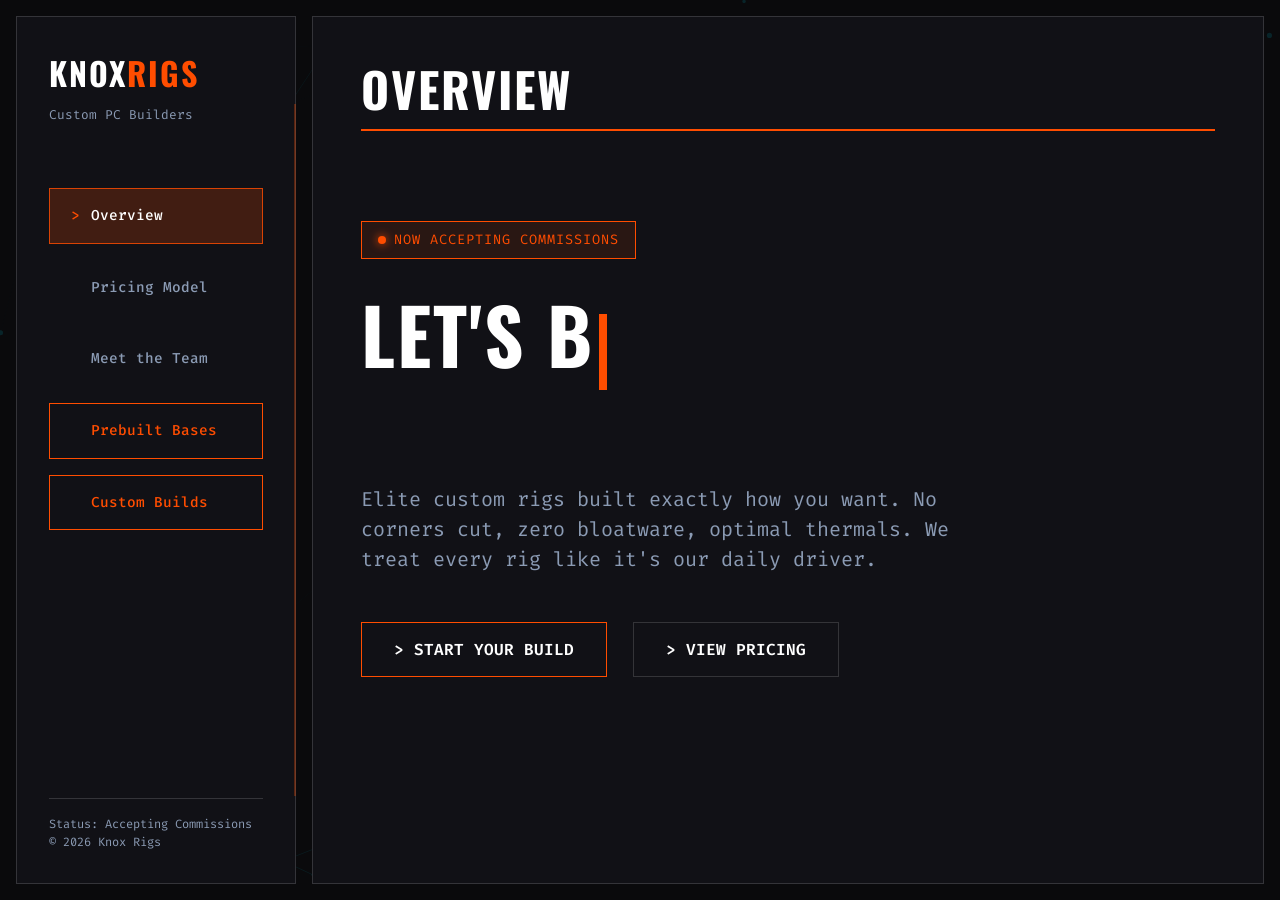
<file: index.html>
<!DOCTYPE html>
<html lang="en">

<head>
    <meta charset="UTF-8">
    <meta name="viewport" content="width=device-width, initial-scale=1.0">
    <title>KNOX//RIGS</title>
    <meta name="description" content="Premium custom PC building service by Cash and Jackson.">
    <link rel="stylesheet" href="style.css">
</head>

<body>
    <canvas id="particles-bg"></canvas>

    <div class="app-container">

        <!-- SIDEBAR NAVIGATION -->
        <aside class="sidebar">
            <div class="brand">
                <h1>KNOX<span>RIGS</span></h1>
                <p style="color: var(--text-dim); font-size: 0.8rem; margin-top: 0.5rem;">Custom PC Builders</p>
            </div>

            <select id="mobile-nav-select" class="mobile-select" onchange="handleMobileNavIndex(this)">
                <option value="home">Overview</option>
                <option value="pricing">Pricing Model</option>
                <option value="team">Meet the Team</option>
                <option value="commission-prebuilt">Prebuilt Bases</option>
                <option value="commission-custom">Custom Builds</option>
            </select>

            <ul class="nav-menu">
                <li class="nav-item active" onclick="switchView('home', this)">Overview</li>
                <li class="nav-item" onclick="switchView('pricing', this)">Pricing Model</li>
                <li class="nav-item" onclick="switchView('team', this)">Meet the Team</li>
                <li class="nav-item" style="color: var(--accent-orange); border-color: var(--accent-orange);"
                    onclick="window.location.href='commission.html?view=prebuilts'">Prebuilt Bases</li>
                <li class="nav-item" style="color: var(--accent-orange); border-color: var(--accent-orange);"
                    onclick="window.location.href='commission.html?view=custom'">Custom Builds</li>
            </ul>

            <div class="sidebar-footer">
                <p>Status: Accepting Commissions</p>
                <p>&copy; 2026 Knox Rigs</p>
            </div>
        </aside>

        <!-- MAIN STAGE -->
        <main class="main-stage">

            <!-- VIEW: HOME (OVERVIEW) -->
            <section id="view-home" class="view-section active">
                <div class="sys-header">
                    <h2>Overview</h2>
                </div>

                <div class="hero-content">
                    <div class="badge slide-in">
                        <span class="pulse-dot"></span>
                        Now accepting commissions
                    </div>
                    <h2 class="hero-title glow-text" id="hero-title" style="min-height: 2.2em;"></h2>
                    <p class="hero-desc">Elite custom rigs built exactly how you want. No corners cut, zero bloatware,
                        optimal thermals. We treat every rig like it's our daily driver.</p>

                    <button class="cmd-btn" onclick="window.location.href='commission.html'">> START YOUR BUILD</button>
                    <button class="cmd-btn cmd-btn-secondary"
                        onclick="document.querySelectorAll('.nav-item')[1].click()" style="margin-left: 1rem;">> VIEW
                        PRICING</button>
                </div>
            </section>

            <!-- VIEW: PRICING -->
            <section id="view-pricing" class="view-section">
                <div class="sys-header">
                    <h2>Pricing Model</h2>
                </div>

                <div class="sys-grid">
                    <div class="sys-card">
                        <h3>Commission Fee</h3>
                        <div class="sys-price">$50</div>
                        <p class="sys-desc">Flat rate for assembly, cable management, stress testing, and OS
                            installation.</p>
                    </div>
                    <div class="sys-card">
                        <h3>Parts Cost</h3>
                        <div class="sys-price">Retail</div>
                        <p class="sys-desc">You pay exactly what the components cost. Zero upcharging or hidden fees.
                        </p>
                    </div>
                    <div class="sys-card">
                        <h3>Shipping</h3>
                        <div class="sys-price">Variable</div>
                        <p class="sys-desc">Delivery is a only $10 within Knox County. Prices may be higher for
                            deliveries further away.</p>
                    </div>
                </div>

                <div class="total-calc">
                    <h3>Total Cost Breakdown =</h3>
                    <p style="font-family: var(--font-heading); font-size: 1.5rem; color: #fff;">$50 + Cost of Parts +
                        Shipping</p>
                </div>
            </section>

            <!-- VIEW: TEAM -->
            <section id="view-team" class="view-section">
                <div class="sys-header">
                    <h2>The Team</h2>
                </div>

                <p style="color: var(--text-dim); margin-bottom: 2rem;">Robotics engineers turned elite PC builders. We
                    bring competition-grade attention to detail into every chassis.</p>

                <div class="team-grid">
                    <!-- CASH -->
                    <div class="team-card">
                        <div class="team-header">
                            <span class="team-name">Cash</span>
                            <span class="team-role">Co-Founder</span>
                        </div>
                        <p style="color: var(--text-dim); font-size: 0.8rem; margin-bottom: 1rem;">Personal Rig:</p>
                        <ul class="spec-list">
                            <li><span class="spec-label">GPU</span><span class="spec-val target-nvidia">NVIDIA RTX
                                    4070</span></li>
                            <li><span class="spec-label">CPU</span><span class="spec-val target-amd">AMD Ryzen 7
                                    5800X</span></li>
                            <li><span class="spec-label">RAM</span><span class="spec-val">32GB DDR4</span></li>
                        </ul>
                    </div>

                    <!-- JACKSON -->
                    <div class="team-card">
                        <div class="team-header">
                            <span class="team-name">Jackson</span>
                            <span class="team-role">Co-Founder</span>
                        </div>
                        <p style="color: var(--text-dim); font-size: 0.8rem; margin-bottom: 1rem;">Personal Rig:</p>
                        <ul class="spec-list">
                            <li><span class="spec-label">GPU</span><span class="spec-val target-amd">AMD RX 6700</span>
                            </li>
                            <li><span class="spec-label">CPU</span><span class="spec-val target-amd">AMD Ryzen 5
                                    5600</span></li>
                            <li><span class="spec-label">RAM</span><span class="spec-val">16GB DDR4</span></li>
                        </ul>
                    </div>

                    <!-- MICAH -->
                    <div class="team-card">
                        <div class="team-header">
                            <span class="team-name">Micah</span>
                            <span class="team-role">Builder</span>
                        </div>
                        <p style="color: var(--text-dim); font-size: 0.8rem; margin-bottom: 1rem;">Personal Rig:</p>
                        <ul class="spec-list">
                            <li><span class="spec-label">GPU</span><span class="spec-val target-amd">Radeon 9070
                                    XT</span></li>
                            <li><span class="spec-label">CPU</span><span class="spec-val target-amd">AMD Ryzen 9
                                    7900X</span></li>
                            <li><span class="spec-label">RAM</span><span class="spec-val">32GB DDR5</span></li>
                        </ul>
                    </div>

                    <!-- SAGEN -->
                    <div class="team-card">
                        <div class="team-header">
                            <span class="team-name">Sagen</span>
                            <span class="team-role">Builder</span>
                        </div>
                        <p style="color: var(--text-dim); font-size: 0.8rem; margin-bottom: 1rem;">Personal Rig:</p>
                        <ul class="spec-list">
<li><span class="spec-label">LAPTOP</span><span class="spec-val">Framework 13</span></li>
                            <li><span class="spec-label">GPU</span><span class="spec-val target-amd">Radeon 890
                                    M</span></li>
                            <li><span class="spec-label">CPU</span><span class="spec-val target-amd">AMD Ryzen AI 9
                                    HX 370</span></li>
                            <li><span class="spec-label">RAM</span><span class="spec-val">32GB DDR5</span></li>
                        </ul>
                    </div>
                </div>
            </section>

        </main>
    </div>

    <!-- Prebuilt Purchase Modal (Hidden by default, used if they trigger it from within the commission flow or if we add tiers here later) -->
    <!-- Not strictly needed on index.html anymore since the flow is purely in commission.html, but keeping for architecture completeness -->

    <script src="script.js"></script>
</body>

</html>
</file>
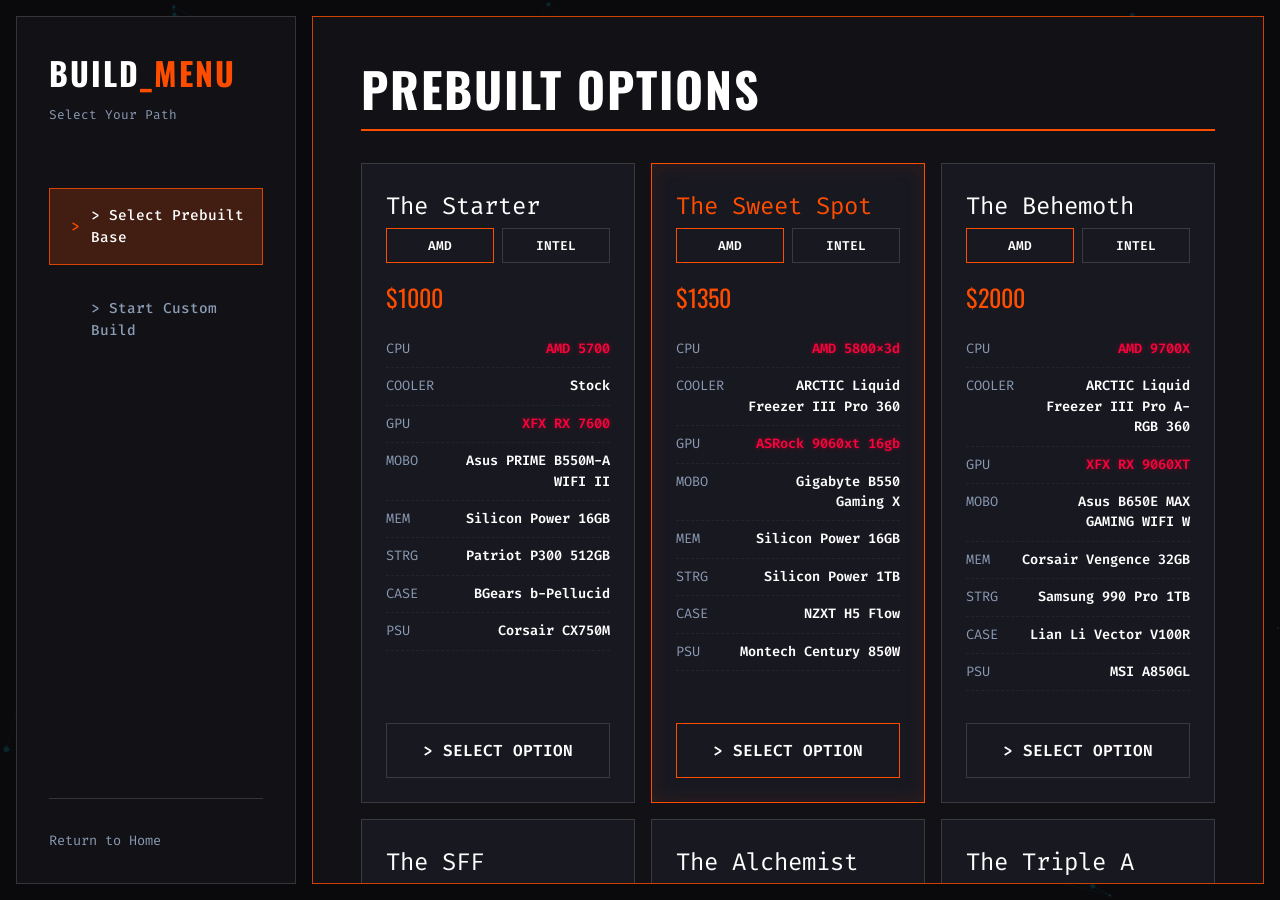
<file: commission.html>
<!DOCTYPE html>
<html lang="en">

<head>
    <meta charset="UTF-8">
    <meta name="viewport" content="width=device-width, initial-scale=1.0">
    <title>KNOX // RIGS: BUILD_SEQ</title>
    <meta name="description" content="Configure your custom PC build.">
    <link rel="stylesheet" href="style.css">
    <style>
        /* Specific overrides for the config sidebar layout */
        .config-sidebar {
            background: var(--bg-surface);
            border: 1px solid var(--border-color);
            padding: 2rem;
            display: flex;
            flex-direction: column;
        }

        .config-main {
            background: var(--bg-surface);
            border: 1px solid var(--border-action);
            padding: 3rem;
            overflow-y: auto;
            position: relative;
        }
    </style>
</head>

<body>
    <canvas id="particles-bg"></canvas>

    <div class="app-container">

        <!-- SIDEBAR NAVIGATION -->
        <aside class="config-sidebar">
            <div class="brand">
                <h1>BUILD<span>_MENU</span></h1>
                <p style="color: var(--text-dim); font-size: 0.8rem; margin-top: 0.5rem;">Select Your Path</p>
            </div>

            <select id="mobile-nav-select" class="mobile-select" onchange="handleMobileNavCommission(this)">
                <option value="prebuilts">Select Prebuilt Base</option>
                <option value="custom">Start Custom Build</option>
                <option value="home">Return to Home</option>
            </select>

            <ul class="nav-menu">
                <li class="nav-item active" onclick="window.location.href='commission.html?view=prebuilts'">> Select
                    Prebuilt Base</li>
                <li class="nav-item" onclick="window.location.href='commission.html?view=custom'">> Start Custom Build
                </li>
            </ul>

            <div class="sidebar-footer" style="margin-top: auto;">
                <a href="index.html" class="return-link" style="display: block; margin-top: 1rem;">
                    Return to Home</a>
            </div>
        </aside>

        <!-- MAIN STAGE -->
        <main class="config-main">

            <!-- VIEW: PREBUILTS -->
            <section id="view-prebuilts" class="view-section active">
                <div class="sys-header">
                    <h2>Prebuilt Options</h2>
                </div>

                <div class="tier-wrapper">
                    <!-- 1: Starter -->
                    <div class="tier-sys" data-base-name="Starter" data-red-cost="$1000" data-blue-cost="$1000">
                        <div class="tier-title">The Starter</div>
                        <div style="display: flex; gap: 0.5rem; margin-bottom: 1rem;">
                            <button type="button" class="cmd-btn toggle-btn active"
                                style="padding: 0.5rem; flex: 1; font-size: 0.8rem;"
                                onclick="switchTierTeam(this, 'red')">AMD</button>
                            <button type="button" class="cmd-btn cmd-btn-secondary toggle-btn"
                                style="padding: 0.5rem; flex: 1; font-size: 0.8rem;"
                                onclick="switchTierTeam(this, 'blue')">Intel</button>
                        </div>
                        <div class="tier-cost">$1000</div>

                        <!-- AMD / RED -->
                        <ul class="spec-list team-red">
                            <li><span class="spec-label">CPU</span><span class="spec-val target-amd">AMD 5700</span>
                            </li>
                            <li><span class="spec-label">COOLER</span><span class="spec-val">Stock</span></li>
                            <li><span class="spec-label">GPU</span><span class="spec-val target-amd">XFX RX 7600</span>
                            </li>
                            <li><span class="spec-label">MOBO</span><span class="spec-val"
                                    style="font-size: 0.85rem; max-width: 70%; text-align: right;">Asus PRIME B550M-A
                                    WIFI II</span></li>
                            <li><span class="spec-label">MEM</span><span class="spec-val">Silicon Power 16GB</span></li>
                            <li><span class="spec-label">STRG</span><span class="spec-val">Patriot P300 512GB</span>
                            </li>
                            <li><span class="spec-label">CASE</span><span class="spec-val">BGears b-Pellucid</span></li>
                            <li><span class="spec-label">PSU</span><span class="spec-val">Corsair CX750M</span></li>
                        </ul>

                        <!-- INTEL / BLUE -->
                        <ul class="spec-list team-blue" style="display: none;">
                            <li><span class="spec-label">CPU</span><span class="spec-val target-intel">Intel
                                    i5-11400F</span></li>
                            <li><span class="spec-label">COOLER</span><span class="spec-val"
                                    style="font-size: 0.85rem; max-width: 70%; text-align: right;">Thermalright Peerless
                                    Assassin 120 SE</span></li>
                            <li><span class="spec-label">GPU</span><span class="spec-val target-nvidia">MSI 3050
                                    6gb</span></li>
                            <li><span class="spec-label">MOBO</span><span class="spec-val"
                                    style="font-size: 0.85rem; max-width: 70%; text-align: right;">ASRock H550 Micro
                                    ATX</span></li>
                            <li><span class="spec-label">MEM</span><span class="spec-val">Silicon Power 16GB</span></li>
                            <li><span class="spec-label">STRG</span><span class="spec-val">Silicon Power 512gb</span>
                            </li>
                            <li><span class="spec-label">CASE</span><span class="spec-val"
                                    style="font-size: 0.85rem; max-width: 70%; text-align: right;">Cooler Master Master
                                    Box Q300L</span></li>
                            <li><span class="spec-label">PSU</span><span class="spec-val">Montech APX 650W</span></li>
                        </ul>

                        <button class="cmd-btn cmd-btn-secondary w-full tier-select-btn"
                            onclick="openPrebuiltModal('Team Red Starter')">> Select Option</button>
                    </div>

                    <!-- 2: Sweet Spot -->
                    <div class="tier-sys recommended" data-base-name="Sweet Spot" data-red-cost="$1350"
                        data-blue-cost="$1350">
                        <div class="tier-title" style="color: var(--accent-orange);">The Sweet Spot</div>
                        <div style="display: flex; gap: 0.5rem; margin-bottom: 1rem;">
                            <button type="button" class="cmd-btn toggle-btn active"
                                style="padding: 0.5rem; flex: 1; font-size: 0.8rem;"
                                onclick="switchTierTeam(this, 'red')">AMD</button>
                            <button type="button" class="cmd-btn cmd-btn-secondary toggle-btn"
                                style="padding: 0.5rem; flex: 1; font-size: 0.8rem;"
                                onclick="switchTierTeam(this, 'blue')">Intel</button>
                        </div>
                        <div class="tier-cost">$1350</div>

                        <!-- AMD / RED -->
                        <ul class="spec-list team-red">
                            <li><span class="spec-label">CPU</span><span class="spec-val target-amd">AMD 5800x3d</span>
                            </li>
                            <li><span class="spec-label">COOLER</span><span class="spec-val"
                                    style="font-size: 0.85rem; max-width: 70%; text-align: right;">ARCTIC Liquid Freezer
                                    III Pro 360</span></li>
                            <li><span class="spec-label">GPU</span><span class="spec-val target-amd">ASRock 9060xt
                                    16gb</span></li>
                            <li><span class="spec-label">MOBO</span><span class="spec-val"
                                    style="font-size: 0.85rem; max-width: 70%; text-align: right;">Gigabyte B550 Gaming
                                    X</span></li>
                            <li><span class="spec-label">MEM</span><span class="spec-val">Silicon Power 16GB</span></li>
                            <li><span class="spec-label">STRG</span><span class="spec-val">Silicon Power 1TB</span></li>
                            <li><span class="spec-label">CASE</span><span class="spec-val">NZXT H5 Flow</span></li>
                            <li><span class="spec-label">PSU</span><span class="spec-val">Montech Century 850W</span>
                            </li>
                        </ul>

                        <!-- INTEL / BLUE -->
                        <ul class="spec-list team-blue" style="display: none;">
                            <li><span class="spec-label">CPU</span><span class="spec-val target-intel">Intel
                                    i5-11600kf</span></li>
                            <li><span class="spec-label">COOLER</span><span class="spec-val"
                                    style="font-size: 0.85rem; max-width: 70%; text-align: right;">Cooler Master
                                    MasterLiquid 360L</span></li>
                            <li><span class="spec-label">GPU</span><span class="spec-val target-nvidia">Gigabyte RTX
                                    5060</span></li>
                            <li><span class="spec-label">MOBO</span><span class="spec-val"
                                    style="font-size: 0.85rem; max-width: 70%; text-align: right;">Asus Prime B560 -
                                    Plus</span></li>
                            <li><span class="spec-label">MEM</span><span class="spec-val">TeamGroup T-force 16gb</span>
                            </li>
                            <li><span class="spec-label">STRG</span><span class="spec-val">Crucial P310 1TB</span></li>
                            <li><span class="spec-label">CASE</span><span class="spec-val">Phanteck Eclipse G370A</span>
                            </li>
                            <li><span class="spec-label">PSU</span><span class="spec-val">MSI A850GL</span></li>
                        </ul>

                        <button class="cmd-btn w-full tier-select-btn"
                            onclick="openPrebuiltModal('Team Red Sweet Spot')">> Select Option</button>
                    </div>

                    <!-- 3: Behemoth -->
                    <div class="tier-sys" data-base-name="Behemoth" data-red-cost="$2000" data-blue-cost="$2000">
                        <div class="tier-title">The Behemoth</div>
                        <div style="display: flex; gap: 0.5rem; margin-bottom: 1rem;">
                            <button type="button" class="cmd-btn toggle-btn active"
                                style="padding: 0.5rem; flex: 1; font-size: 0.8rem;"
                                onclick="switchTierTeam(this, 'red')">AMD</button>
                            <button type="button" class="cmd-btn cmd-btn-secondary toggle-btn"
                                style="padding: 0.5rem; flex: 1; font-size: 0.8rem;"
                                onclick="switchTierTeam(this, 'blue')">Intel</button>
                        </div>
                        <div class="tier-cost">$2000</div>

                        <!-- AMD / RED -->
                        <ul class="spec-list team-red">
                            <li><span class="spec-label">CPU</span><span class="spec-val target-amd">AMD 9700X</span>
                            </li>
                            <li><span class="spec-label">COOLER</span><span class="spec-val"
                                    style="font-size: 0.85rem; max-width: 70%; text-align: right;">ARCTIC Liquid Freezer
                                    III Pro A-RGB 360</span></li>
                            <li><span class="spec-label">GPU</span><span class="spec-val target-amd">XFX RX
                                    9060XT</span></li>
                            <li><span class="spec-label">MOBO</span><span class="spec-val"
                                    style="font-size: 0.85rem; max-width: 70%; text-align: right;">Asus B650E MAX GAMING
                                    WIFI W</span></li>
                            <li><span class="spec-label">MEM</span><span class="spec-val">Corsair Vengence 32GB</span>
                            </li>
                            <li><span class="spec-label">STRG</span><span class="spec-val">Samsung 990 Pro 1TB</span>
                            </li>
                            <li><span class="spec-label">CASE</span><span class="spec-val">Lian Li Vector V100R</span>
                            </li>
                            <li><span class="spec-label">PSU</span><span class="spec-val">MSI A850GL</span></li>
                        </ul>

                        <!-- INTEL / BLUE -->
                        <ul class="spec-list team-blue" style="display: none;">
                            <li><span class="spec-label">CPU</span><span class="spec-val target-intel">Intel
                                    i7-14700k</span></li>
                            <li><span class="spec-label">COOLER</span><span class="spec-val"
                                    style="font-size: 0.85rem; max-width: 70%; text-align: right;">ARCTIC Liquid Freezer
                                    III Pro A-RGB 360</span></li>
                            <li><span class="spec-label">GPU</span><span class="spec-val target-nvidia">Gigabyte RTX
                                    5060ti 16gb</span></li>
                            <li><span class="spec-label">MOBO</span><span class="spec-val"
                                    style="font-size: 0.85rem; max-width: 70%; text-align: right;">ASRock B760M PG
                                    Riptide Wifi</span></li>
                            <li><span class="spec-label">MEM</span><span class="spec-val">Silicon Power RGB 32 GB</span>
                            </li>
                            <li><span class="spec-label">STRG</span><span class="spec-val">AORUS 7300 1 TB</span></li>
                            <li><span class="spec-label">CASE</span><span class="spec-val">Lian Li LANCOOL 217</span>
                            </li>
                            <li><span class="spec-label">PSU</span><span class="spec-val">MSI A850GL</span></li>

                        </ul>

                        <button class="cmd-btn cmd-btn-secondary w-full tier-select-btn"
                            onclick="openPrebuiltModal('Team Red Behemoth')">> Select Option</button>
                    </div>

                    <!-- 4: The SFF -->
                    <div class="tier-sys" data-base-name="SFF" data-red-cost="$1400" data-blue-cost="$1400">
                        <div class="tier-title">The SFF</div>
                        <div style="display: flex; gap: 0.5rem; margin-bottom: 1rem;">
                            <button type="button" class="cmd-btn toggle-btn active"
                                style="padding: 0.5rem; flex: 1; font-size: 0.8rem;"
                                onclick="switchTierTeam(this, 'red')">AMD</button>
                            <button type="button" class="cmd-btn cmd-btn-secondary toggle-btn"
                                style="padding: 0.5rem; flex: 1; font-size: 0.8rem;"
                                onclick="switchTierTeam(this, 'blue')">Intel</button>
                        </div>
                        <div class="tier-cost">$1300</div>

                        <!-- AMD / RED -->
                        <ul class="spec-list team-red">
                            <li><span class="spec-label">CPU</span><span class="spec-val target-amd">AMD 7600X</span>
                            </li>
                            <li><span class="spec-label">COOLER</span><span class="spec-val"
                                    style="font-size: 0.85rem; max-width: 70%; text-align: right;">Thermalright Peerless
                                    Assassin 120 SE</span></li>
                            <li><span class="spec-label">GPU</span><span class="spec-val target-amd">Asus RX
                                    9060XT</span></li>
                            <li><span class="spec-label">MOBO</span><span class="spec-val"
                                    style="font-size: 0.85rem; max-width: 70%; text-align: right;">Gigabyte B650M
                                    Wifi</span></li>
                            <li><span class="spec-label">MEM</span><span class="spec-val">Kingston FURY 16GB</span></li>
                            <li><span class="spec-label">STRG</span><span class="spec-val">Silicon Power 1TB</span></li>
                            <li><span class="spec-label">CASE</span><span class="spec-val">DIYPC ARGB-M1</span></li>
                            <li><span class="spec-label">PSU</span><span class="spec-val">MSI A750GL</span></li>
                        </ul>

                        <!-- INTEL / BLUE -->
                        <ul class="spec-list team-blue" style="display: none;">
                            <li><span class="spec-label">CPU</span><span class="spec-val target-intel">Intel
                                    245KF</span></li>
                            <li><span class="spec-label">COOLER</span><span class="spec-val">CM Hyper 212</span></li>
                            <li><span class="spec-label">GPU</span><span class="spec-val target-nvidia">MSI 5060
                                    8GB</span></li>
                            <li><span class="spec-label">MOBO</span><span class="spec-val"
                                    style="font-size: 0.85rem; max-width: 70%; text-align: right;">MSI H810I WIFI Mini
                                    ITX</span></li>
                            <li><span class="spec-label">MEM</span><span class="spec-val">Kingston FURY 16GB</span></li>
                            <li><span class="spec-label">STRG</span><span class="spec-val">Silicon Power 1TB</span></li>
                            <li><span class="spec-label">CASE</span><span class="spec-val">Silverstone SUGO 14</span>
                            </li>
                            <li><span class="spec-label">PSU</span><span class="spec-val">MSI A750GL</span></li>
                        </ul>
                        <button class="cmd-btn cmd-btn-secondary w-full tier-select-btn"
                            onclick="openPrebuiltModal('Team Red SFF')">>
                            Select Option</button>
                    </div>

                    <!-- 5: The Alchemist -->
                    <div class="tier-sys">
                        <div class="tier-title">The Alchemist</div>
                        <div class="tier-cost">$1000</div>
                        <ul class="spec-list">
                            <li><span class="spec-label">CPU</span><span class="spec-val target-amd">AMD 5600GT</span>
                            </li>
                            <li><span class="spec-label">COOLER</span><span class="spec-val"
                                    style="font-size: 0.85rem; max-width: 70%; text-align: right;">Thermalright Peerless
                                    Assassin 120 SE</span></li>
                            <li><span class="spec-label">GPU</span><span class="spec-val target-intel">Intel Arc
                                    A750</span></li>
                            <li><span class="spec-label">MOBO</span><span class="spec-val"
                                    style="font-size: 0.85rem; max-width: 70%; text-align: right;">ASRock B550 Phantom
                                    Gaming</span></li>
                            <li><span class="spec-label">MEM</span><span class="spec-val">Silicon Power 16GB</span></li>
                            <li><span class="spec-label">STRG</span><span class="spec-val">Crucial P310 1TB</span></li>
                            <li><span class="spec-label">CASE</span><span class="spec-val">Lian Li Vector V100R</span>
                            </li>
                            <li><span class="spec-label">PSU</span><span class="spec-val">Thermaltake Smart 600W</span>
                            </li>
                        </ul>
                        <button class="cmd-btn cmd-btn-secondary w-full" onclick="openPrebuiltModal('The Alchemist')">>
                            Select Option</button>
                    </div>

                    <!-- 6: The Triple A -->
                    <div class="tier-sys">
                        <div class="tier-title">The Triple A</div>
                        <div class="tier-cost">$1800</div>
                        <ul class="spec-list">
                            <li><span class="spec-label">CPU</span><span class="spec-val target-amd">AMD 9600x</span>
                            </li>
                            <li><span class="spec-label">COOLER</span><span class="spec-val"
                                    style="font-size: 0.85rem; max-width: 70%; text-align: right;">Cooler Master Hyper
                                    212</span></li>
                            <li><span class="spec-label">GPU</span><span class="spec-val target-amd">ASRock 9060xt
                                    16gb</span></li>
                            <li><span class="spec-label">MOBO</span><span class="spec-val"
                                    style="font-size: 0.85rem; max-width: 70%; text-align: right;">Asus TUF B650
                                    Plus</span></li>
                            <li><span class="spec-label">MEM</span><span class="spec-val">Crucial Pro 32 GB</span></li>
                            <li><span class="spec-label">STRG</span><span class="spec-val">Crucial P310 2TB</span></li>
                            <li><span class="spec-label">CASE</span><span class="spec-val">Fractal Design Pop XL
                                    Air</span></li>
                            <li><span class="spec-label">PSU</span><span class="spec-val">Corsair RM850x</span></li>
                        </ul>
                        <button class="cmd-btn cmd-btn-secondary w-full" onclick="openPrebuiltModal('The Triple A')">>
                            Select Option</button>
                    </div>
                </div>
            </section>

            <!-- VIEW: CUSTOM PC QUESTIONNAIRE -->
            <section id="view-custom" class="view-section">
                <div class="sys-header">
                    <h2>Custom Questionnaire</h2>
                </div>

                <!-- Custom Setup Wizard -->
                <form id="commissionForm" action="https://formspree.io/f/xlgpjewn" method="POST" class="sys-form">
                    <input type="hidden" name="_subject" value="New PC Build Request from Knox Rigs (V3)">

                    <!-- Step 1: Use Case -->
                    <div class="step-container active" id="step-1">
                        <h3 style="color: var(--accent-orange); margin-bottom: 0.5rem; font-size: 1.5rem;">Step 1:
                            Primary Use Case</h3>
                        <p style="color: var(--text-dim); margin-bottom: 2rem;">What will you be using this PC for
                            mostly? (Gaming, Editing, etc).</p>

                        <div class="form-group">
                            <label for="useCase">Use Case Details</label>
                            <textarea id="useCase" name="Primary Use Case" rows="5"
                                placeholder="e.g. Valorant @ 1440p 240hz, Premiere Pro Rendering..."></textarea>
                        </div>

                        <div class="btn-group">
                            <button type="button" class="cmd-btn" onclick="nextStep(2)">Next ></button>
                        </div>
                    </div>

                    <!-- Step 2: Budget -->
                    <div class="step-container" id="step-2">
                        <h3 style="color: var(--accent-orange); margin-bottom: 0.5rem; font-size: 1.5rem;">Step 2:
                            Budget</h3>
                        <p style="color: var(--text-dim); margin-bottom: 2rem;">Total hardware parts budget ($USD).</p>

                        <div class="form-group">
                            <label for="budget">Maximum Budget *</label>
                            <input type="number" id="budget" name="Parts Budget" placeholder="e.g. 1500" min="200">
                        </div>

                        <div class="btn-group">
                            <button type="button" class="cmd-btn cmd-btn-secondary" onclick="showStep(1)">
                                < Back</button>
                                    <button type="button" class="cmd-btn" onclick="goToStep3()">Next ></button>
                        </div>
                    </div>

                    <!-- Step 3: Custom Parts -->
                    <div class="step-container" id="step-3">
                        <input type="hidden" id="baseBuild" name="Selected Build Tier" value="Custom V3 Build">
                        <h3 style="color: var(--accent-orange); margin-bottom: 0.5rem; font-size: 1.5rem;">Step 3:
                            Specific Requests</h3>
                        <p style="color: var(--text-dim); margin-bottom: 2rem;">List specific preferred components
                            (Cases, RGB limits, PCPartPicker links).</p>

                        <div class="form-group">
                            <label for="customParts">Hardware Requests</label>
                            <textarea id="customParts" name="Custom Parts Requests" rows="5"
                                placeholder="e.g. Needs to be in a Fractal North case."></textarea>
                        </div>

                        <div class="btn-group">
                            <button type="button" class="cmd-btn cmd-btn-secondary" onclick="showStep(2)">
                                < Back</button>
                                    <button type="button" class="cmd-btn" onclick="nextStep(4)">Next ></button>
                        </div>
                    </div>

                    <!-- Step 4: Contact -->
                    <div class="step-container" id="step-4">
                        <h3 style="color: var(--accent-orange); margin-bottom: 0.5rem; font-size: 1.5rem;">Step 4:
                            Contact Info</h3>
                        <p style="color: var(--text-dim); margin-bottom: 2rem;">Where should we send your quote?</p>

                        <div class="form-group">
                            <label for="name">Full Name *</label>
                            <input type="text" id="name" name="Full Name" required placeholder="John Doe">
                        </div>
                        <div class="form-group">
                            <label for="email">Email Address *</label>
                            <input type="email" id="email" name="Email Address" required placeholder="john@example.com">
                        </div>
                        <div class="form-group">
                            <label for="phone">Phone Number (Optional)</label>
                            <input type="tel" id="phone" name="Phone Number" placeholder="(555) 555-5555">
                        </div>

                        <div class="btn-group">
                            <button type="button" class="cmd-btn cmd-btn-secondary" onclick="showStep(3)">
                                < Back</button>
                                    <button type="submit" id="submitBtn" class="cmd-btn">Submit Request</button>
                        </div>
                    </div>
                </form>
            </section>
        </main>
    </div>

    <!-- Modals -->
    <div id="prebuiltModal" class="modal-overlay">
        <div class="modal-content">
            <h3 id="prebuiltModalTitle" style="color: var(--accent-orange); margin-bottom: 1rem;">Selected: [Tier]</h3>
            <p style="color: var(--text-dim); margin-bottom: 2rem; font-size: 0.85rem;">Just need some quick info to get
                started.</p>

            <form id="prebuiltForm" action="https://formspree.io/f/xlgpjewn" method="POST" class="sys-form">
                <input type="hidden" name="_subject" value="New Prebuilt Order from Knox Rigs">
                <input type="hidden" name="Order Type" value="Prebuilt">
                <input type="hidden" id="prebuiltTierHidden" name="Selected Prebuilt Tier" value="">

                <div class="form-group">
                    <label for="pb-name">Full Name *</label>
                    <input type="text" id="pb-name" name="Full Name" required>
                </div>
                <div class="form-group">
                    <label for="pb-email">Email Address *</label>
                    <input type="email" id="pb-email" name="Email Address" required>
                </div>
                <div class="form-group">
                    <label for="pb-phone">Phone Number (Optional)</label>
                    <input type="tel" id="pb-phone" name="Phone Number">
                </div>

                <div class="btn-group mt-4">
                    <button type="button" class="cmd-btn cmd-btn-secondary"
                        onclick="closePrebuiltModal()">Cancel</button>
                    <button type="submit" id="pbSubmitBtn" class="cmd-btn">Submit Request</button>
                </div>
            </form>
        </div>
    </div>

    <div id="successModal" class="modal-overlay">
        <div class="modal-content" style="text-align: center;">
            <div style="font-size: 3rem; color: var(--accent-orange); margin-bottom: 1rem;">// OK</div>
            <h3 style="color: #fff; margin-bottom: 1rem;">Received!</h3>
            <p style="color: var(--text-dim); margin-bottom: 2rem;">We will get back to you with a quote within 24-48
                hours.</p>
            <button class="cmd-btn w-full" onclick="closeModal()">Close</button>
        </div>
    </div>

    <script src="script.js"></script>
    <script>
        // Commission page specific logic (V3 Override)
        function switchTierTeam(btn, team) {
            const tierSys = btn.closest('.tier-sys');
            const isRed = team === 'red';

            // Toggle active styles on buttons
            const btns = tierSys.querySelectorAll('.toggle-btn');
            btns.forEach(b => {
                b.classList.add('cmd-btn-secondary');
                b.classList.remove('active');
            });
            btn.classList.remove('cmd-btn-secondary');
            btn.classList.add('active');

            const redList = tierSys.querySelector('.team-red');
            const blueList = tierSys.querySelector('.team-blue');
            const baseName = tierSys.getAttribute('data-base-name');
            const costEl = tierSys.querySelector('.tier-cost');
            const selectBtn = tierSys.querySelector('.tier-select-btn');

            if (isRed) {
                redList.style.display = 'block';
                blueList.style.display = 'none';
                costEl.innerText = tierSys.getAttribute('data-red-cost');
                selectBtn.setAttribute('onclick', "openPrebuiltModal('Team Red " + baseName + "')");
            } else {
                redList.style.display = 'none';
                blueList.style.display = 'block';
                costEl.innerText = tierSys.getAttribute('data-blue-cost');
                selectBtn.setAttribute('onclick', "openPrebuiltModal('Team Blue " + baseName + "')");
            }
        }

        function showStep(stepNum) {
            document.querySelectorAll('.step-container').forEach(el => el.classList.remove('active'));
            const targetStep = document.getElementById('step-' + stepNum);
            if (targetStep) targetStep.classList.add('active');
        }

        function nextStep(stepNum) {
            if (stepNum === 2) {
                if (!document.getElementById('useCase').value.trim()) { alert('ERROR: INPUT REQUIRED.'); return; }
            }
            showStep(stepNum);
        }

        function goToStep3() {
            const budgetStr = document.getElementById('budget').value;
            if (!budgetStr) { alert('ERROR: INPUT REQUIRED.'); return; }
            nextStep(3);
        }

        function openPrebuiltModal(tierName) {
            document.getElementById('prebuiltModalTitle').innerText = 'TARGET: ' + tierName;
            document.getElementById('prebuiltTierHidden').value = tierName;
            document.getElementById('prebuiltModal').classList.add('active');
        }

        function closePrebuiltModal() {
            document.getElementById('prebuiltModal').classList.remove('active');
        }

        function closeModal() {
            window.location.href = 'index.html';
        }

        // Formspree logic remains identical mostly
        const pbForm = document.getElementById('prebuiltForm');
        const pbSubmitBtn = document.getElementById('pbSubmitBtn');
        if (pbForm) {
            pbForm.addEventListener('submit', async function (e) {
                e.preventDefault();
                const originalText = pbSubmitBtn.innerText;
                pbSubmitBtn.innerText = 'TRANSMITTING...';
                pbSubmitBtn.disabled = true;

                const data = new FormData(pbForm);
                try {
                    const response = await fetch(pbForm.action, { method: pbForm.method, body: data, headers: { 'Accept': 'application/json' } });
                    if (response.ok) {
                        pbForm.reset();
                        closePrebuiltModal();
                        document.getElementById('successModal').classList.add('active');
                    } else { throw new Error('Formspree returned an error'); }
                } catch (error) {
                    alert('TRANSMISSION FAILED.');
                } finally {
                    pbSubmitBtn.innerText = originalText;
                    pbSubmitBtn.disabled = false;
                }
            });
        }

        const form = document.getElementById('commissionForm');
        const submitBtn = document.getElementById('submitBtn');
        if (form) {
            form.addEventListener('submit', async function (e) {
                e.preventDefault();
                const originalText = submitBtn.innerText;
                submitBtn.innerText = 'TRANSMITTING...';
                submitBtn.disabled = true;

                const data = new FormData(form);
                try {
                    const response = await fetch(form.action, { method: form.method, body: data, headers: { 'Accept': 'application/json' } });
                    if (response.ok) {
                        form.reset();
                        document.getElementById('successModal').classList.add('active');
                    } else { throw new Error('Formspree returned an error'); }
                } catch (error) {
                    alert('TRANSMISSION FAILED.');
                } finally {
                    submitBtn.innerText = originalText;
                    submitBtn.disabled = false;
                }
            });
        }
    </script>
</body>

</html>
</file>
<file: style.css>
@import url('https://fonts.googleapis.com/css2?family=Fira+Code:wght@400;500;600;700&family=Oswald:wght@500;700;900&display=swap');

:root {
    --bg-base: #0a0a0c;
    --bg-surface: #111116;
    --bg-surface-light: #181820;

    --accent-orange: #ff4d00;
    --accent-orange-dim: rgba(255, 77, 0, 0.2);

    --text-primary: #ffffff;
    --text-dim: #8b9bb4;

    --color-nvidia: #76b900;
    --color-amd: #ff003c;
    --color-intel: #0071c5;

    --font-ui: 'Fira Code', monospace;
    --font-heading: 'Oswald', sans-serif;

    --border-color: rgba(255, 255, 255, 0.15);
    --border-action: rgba(255, 77, 0, 0.8);
}

* {
    margin: 0;
    padding: 0;
    box-sizing: border-box;
}

body {
    background-color: var(--bg-base);
    color: var(--text-primary);
    font-family: var(--font-ui);
    line-height: 1.5;
    height: 100vh;
    overflow: hidden;
    /* No scrolling allowed */
    display: flex;
}

/* Base Typo */
h1,
h2,
h3,
h4 {
    font-family: var(--font-heading);
    text-transform: uppercase;
    letter-spacing: 2px;
}

a {
    color: var(--accent-orange);
    text-decoration: none;
    transition: 0.2s ease;
}

a:hover {
    color: #fff;
    text-shadow: 0 0 10px var(--accent-orange);
}

.highlight {
    color: var(--accent-orange);
}

/* Particles Background */
#particles-bg {
    position: fixed;
    top: 0;
    left: 0;
    width: 100vw;
    height: 100vh;
    z-index: -1;
    pointer-events: none;
    opacity: 0.3;
    /* Keep it subtle behind the harsh UI */
}

/* =========================================
   APP LAYOUT (Grid)
   ========================================= */
.app-container {
    display: grid;
    grid-template-columns: 280px 1fr;
    width: 100vw;
    height: 100vh;
    padding: 1rem;
    gap: 1rem;
}

/* Sidebar */
.sidebar {
    background: var(--bg-surface);
    border: 1px solid var(--border-color);
    display: flex;
    flex-direction: column;
    padding: 2rem;
    position: relative;
}

.sidebar::after {
    content: '';
    position: absolute;
    top: 10%;
    right: -1px;
    width: 2px;
    height: 80%;
    background: var(--accent-orange);
    opacity: 0.3;
}

.brand {
    margin-bottom: 4rem;
}

.mobile-select {
    display: none;
    width: 100%;
    background: var(--bg-surface-light);
    color: #fff;
    border: 1px solid var(--accent-orange);
    padding: 1rem;
    font-family: var(--font-ui);
    font-size: 1rem;
    text-transform: uppercase;
    outline: none;
    margin-top: 1.5rem;
    margin-bottom: 1.5rem;
    cursor: pointer;
    appearance: none;
    -webkit-appearance: none;
    background-image: url('data:image/svg+xml;charset=US-ASCII,<svg xmlns="http://www.w3.org/2000/svg" width="16" height="16" fill="%23ff4d00" class="bi bi-chevron-down" viewBox="0 0 16 16"><path fill-rule="evenodd" d="M1.646 4.646a.5.5 0 0 1 .708 0L8 10.293l5.646-5.647a.5.5 0 0 1 .708.708l-6 6a.5.5 0 0 1-.708 0l-6-6a.5.5 0 0 1 0-.708z"/></svg>');
    background-repeat: no-repeat;
    background-position: right 1rem center;
    background-size: 1rem;
}

.mobile-select:focus {
    box-shadow: 0 0 10px rgba(255, 77, 0, 0.2);
}

.brand h1 {
    font-size: 2rem;
    color: #fff;
}

.brand span {
    color: var(--accent-orange);
}

.nav-menu {
    list-style: none;
    display: flex;
    flex-direction: column;
    gap: 1rem;
}

.nav-item {
    padding: 1rem;
    border: 1px solid transparent;
    cursor: pointer;
    font-size: 0.9rem;
    font-weight: 500;
    color: var(--text-dim);
    transition: 0.2s ease;
    display: flex;
    align-items: center;
    gap: 1rem;
}

.nav-item::before {
    content: '>';
    color: var(--accent-orange);
    opacity: 0;
    transition: 0.2s ease;
}

.nav-item:hover {
    border-color: var(--border-color);
    background: var(--bg-surface-light);
    color: #fff;
}

.nav-item:hover::before {
    opacity: 1;
    transform: translateX(5px);
}

.nav-item.active {
    border-color: var(--border-action);
    background: var(--accent-orange-dim);
    color: #fff;
}

.nav-item.active::before {
    opacity: 1;
    transform: translateX(5px);
}

.sidebar-footer {
    margin-top: auto;
    font-size: 0.75rem;
    color: var(--text-dim);
    border-top: 1px solid var(--border-color);
    padding-top: 1rem;
}

/* Main Stage */
.main-stage {
    background: var(--bg-surface);
    border: 1px solid var(--border-color);
    position: relative;
    overflow-y: auto;
    /* Allow scrolling ONLY inside the main stage if needed */
    padding: 3rem;
    display: flex;
    flex-direction: column;
}

/* Hide scrollbar for clean look */
.main-stage::-webkit-scrollbar {
    width: 4px;
}

.main-stage::-webkit-scrollbar-track {
    background: transparent;
}

.main-stage::-webkit-scrollbar-thumb {
    background: var(--accent-orange);
}

/* View Management */
.view-section {
    display: none;
    width: 100%;
    max-width: 1000px;
    margin: 0 auto;
    animation: bootUp 0.3s cubic-bezier(0.1, 0.9, 0.2, 1) forwards;
}

.view-section.active {
    display: block;
}

@keyframes bootUp {
    from {
        opacity: 0;
        transform: translateY(10px) scale(0.98);
        filter: blur(4px);
    }

    to {
        opacity: 1;
        transform: translateY(0) scale(1);
        filter: blur(0);
    }
}

/* System Headers */
.sys-header {
    border-bottom: 2px solid var(--accent-orange);
    padding-bottom: 1rem;
    margin-bottom: 2rem;
    display: flex;
    align-items: flex-end;
    gap: 1rem;
}

.sys-header h2 {
    font-size: 3rem;
    line-height: 1;
}

.sys-header .sys-status {
    color: var(--text-dim);
    font-size: 0.85rem;
    background: rgba(255, 255, 255, 0.05);
    padding: 0.25rem 0.75rem;
    border: 1px solid var(--border-color);
}

/* Home View */
.hero-content {
    margin-top: 10vh;
}

.hero-title {
    font-size: clamp(2.5rem, 6vw, 6rem);
    line-height: 1.1;
    margin-bottom: 1.5rem;
    color: #fff;
    text-transform: uppercase;
}

.hero-desc {
    font-size: 1.25rem;
    color: var(--text-dim);
    max-width: 600px;
    margin-bottom: 3rem;
}

/* Buttons */
.cmd-btn {
    display: inline-block;
    background: transparent;
    color: #fff;
    border: 1px solid var(--accent-orange);
    padding: 1rem 2rem;
    font-family: var(--font-ui);
    font-weight: 600;
    font-size: 1rem;
    text-transform: uppercase;
    cursor: pointer;
    transition: 0.2s ease;
    box-shadow: inset 0 0 0 0 var(--accent-orange);
}

.cmd-btn:hover {
    box-shadow: inset 300px 0 0 0 var(--accent-orange);
    color: var(--bg-base);
}

.cmd-btn-secondary {
    border-color: var(--border-color);
}

.cmd-btn-secondary:hover {
    box-shadow: inset 300px 0 0 0 #fff;
    border-color: #fff;
    color: var(--bg-base);
}

/* Restored Hero Badge */
.badge {
    display: inline-flex;
    align-items: center;
    gap: 0.5rem;
    padding: 0.5rem 1rem;
    background: rgba(255, 77, 0, 0.1);
    border: 1px solid var(--accent-orange);
    color: var(--accent-orange);
    font-family: var(--font-ui);
    font-size: 0.85rem;
    text-transform: uppercase;
    letter-spacing: 1px;
    margin-bottom: 2rem;
}

.pulse-dot {
    width: 8px;
    height: 8px;
    background: var(--accent-orange);
    border-radius: 50%;
    box-shadow: 0 0 10px var(--accent-orange);
    animation: pulse 2s infinite;
}

@keyframes pulse {
    0% {
        transform: scale(0.95);
        box-shadow: 0 0 0 0 rgba(255, 77, 0, 0.7);
    }

    70% {
        transform: scale(1);
        box-shadow: 0 0 0 10px rgba(255, 77, 0, 0);
    }

    100% {
        transform: scale(0.95);
        box-shadow: 0 0 0 0 rgba(255, 77, 0, 0);
    }
}

.typewriter-cursor {
    display: inline-block;
    width: 8px;
    height: 1em;
    background-color: var(--accent-orange);
    animation: blink 1s step-end infinite;
    vertical-align: text-bottom;
    margin-left: 5px;
}

@keyframes blink {
    50% {
        opacity: 0;
    }
}


/* Pricing Grid */
.sys-grid {
    display: grid;
    grid-template-columns: repeat(3, 1fr);
    gap: 1.5rem;
    margin-bottom: 3rem;
}

.sys-card {
    border: 1px solid var(--border-color);
    background: var(--bg-surface-light);
    padding: 2rem;
    transition: 0.2s ease;
}

.sys-card:hover {
    border-color: var(--accent-orange);
    transform: translateY(-5px);
}

.sys-card h3 {
    font-size: 1.5rem;
    margin-bottom: 1rem;
    color: #fff;
}

.sys-price {
    font-family: var(--font-heading);
    font-size: 2.5rem;
    color: var(--accent-orange);
    margin-bottom: 1rem;
    line-height: 1;
}

.sys-desc {
    font-size: 0.85rem;
    color: var(--text-dim);
}

.total-calc {
    border: 1px dashed var(--accent-orange);
    padding: 2rem;
    background: var(--accent-orange-dim);
    margin-top: 2rem;
    word-break: break-word;
    font-size: 1.5rem;
}

.total-calc h3 {
    color: #fff;
    margin-bottom: 0.5rem;
}

/* Team Grid */
.team-grid {
    display: grid;
    grid-template-columns: 1fr 1fr;
    gap: 1.5rem;
}

.team-card {
    border: 1px solid var(--border-color);
    padding: 1.5rem;
    background: var(--bg-surface-light);
    display: flex;
    flex-direction: column;
}

.team-header {
    display: flex;
    justify-content: space-between;
    align-items: center;
    border-bottom: 1px solid var(--border-color);
    padding-bottom: 1rem;
    margin-bottom: 1rem;
}

.team-name {
    font-size: 1.5rem;
    color: var(--accent-orange);
}

.team-role {
    font-size: 0.75rem;
    color: var(--text-dim);
    padding: 0.25rem 0.5rem;
    background: rgba(255, 255, 255, 0.05);
}

.spec-list {
    list-style: none;
    font-size: 0.85rem;
}

.spec-list li {
    display: flex;
    justify-content: space-between;
    margin-bottom: 0.5rem;
    padding-bottom: 0.5rem;
    border-bottom: 1px dashed rgba(255, 255, 255, 0.05);
}

.spec-label {
    color: var(--text-dim);
}

.spec-val {
    color: #fff;
    font-weight: 600;
    text-align: right;
}

.target-nvidia {
    color: var(--color-nvidia) !important;
    text-shadow: 0 0 5px rgba(118, 185, 0, 0.4);
}

.target-amd {
    color: var(--color-amd) !important;
    text-shadow: 0 0 5px rgba(255, 0, 60, 0.4);
}

.target-intel {
    color: var(--color-intel) !important;
    text-shadow: 0 0 5px rgba(0, 113, 197, 0.4);
}

/* Start Build View (Tiers) */
.tier-wrapper {
    display: grid;
    grid-template-columns: repeat(3, 1fr);
    gap: 1rem;
    margin-bottom: 3rem;
}

.tier-sys {
    border: 1px solid var(--border-color);
    background: var(--bg-surface-light);
    padding: 1.5rem;
    display: flex;
    flex-direction: column;
}

.tier-sys.recommended {
    border-color: var(--accent-orange);
    box-shadow: inset 0 0 20px rgba(255, 77, 0, 0.1);
}

.tier-title {
    font-size: 1.5rem;
    margin-bottom: 0.25rem;
}

.tier-cost {
    color: var(--accent-orange);
    font-family: var(--font-heading);
    font-size: 1.5rem;
    margin-bottom: 1.5rem;
}

.tier-sys .spec-list {
    margin-bottom: 1.5rem;
    flex-grow: 1;
}

.custom-box {
    border: 1px solid var(--border-color);
    padding: 2rem;
    text-align: center;
    background: rgba(255, 255, 255, 0.02);
}

/* Modal Core (Prebuilt Checkout) */
.modal-overlay {
    position: fixed;
    top: 0;
    left: 0;
    right: 0;
    bottom: 0;
    background: rgba(10, 10, 12, 0.9);
    display: none;
    align-items: center;
    justify-content: center;
    z-index: 1000;
}

.modal-overlay.active {
    display: flex;
}

.modal-content {
    background: var(--bg-surface);
    border: 1px solid var(--accent-orange);
    padding: 3rem;
    width: 100%;
    max-width: 500px;
    box-shadow: 0 20px 50px rgba(0, 0, 0, 0.8);
}

/* Forms (Configurator & Modals) */
.sys-form {
    display: flex;
    flex-direction: column;
    gap: 1.5rem;
}

.form-group {
    display: flex;
    flex-direction: column;
    gap: 0.5rem;
}

.form-group label {
    font-size: 0.85rem;
    color: var(--accent-orange);
    text-transform: uppercase;
}

.form-group input,
.form-group textarea,
.form-group select {
    background: var(--bg-base);
    border: 1px solid var(--border-color);
    color: #fff;
    padding: 1rem;
    font-family: var(--font-ui);
    outline: none;
    transition: 0.2s ease;
}

.form-group input:focus,
.form-group textarea:focus {
    border-color: var(--accent-orange);
    box-shadow: inset 0 0 10px rgba(255, 77, 0, 0.1);
}

/* Commission Page specific overrides (No sidebar) */
.commission-page {
    display: flex;
    align-items: center;
    justify-content: center;
    padding: 2rem;
}

.configurator-window {
    width: 100%;
    max-width: 800px;
    background: var(--bg-surface);
    border: 1px solid var(--border-action);
    height: 80vh;
    display: flex;
    flex-direction: column;
    box-shadow: 0 20px 50px rgba(0, 0, 0, 0.8);
}

.config-header {
    padding: 1.5rem 2rem;
    border-bottom: 1px solid var(--border-color);
    display: flex;
    justify-content: space-between;
    align-items: center;
    background: var(--bg-base);
}

.config-body {
    padding: 3rem;
    overflow-y: auto;
    flex-grow: 1;
}

.step-container {
    display: none;
    animation: bootUp 0.3s ease forwards;
}

.step-container.active {
    display: block;
}

.btn-group {
    display: flex;
    gap: 1rem;
    margin-top: 2rem;
}

.btn-group button {
    flex: 1;
}

.return-link {
    color: var(--text-dim);
    font-size: 0.85rem;
}

.return-link:hover {
    color: var(--accent-orange);
}

@media (max-width: 1024px) {
    .app-container {
        grid-template-columns: 200px 1fr;
    }

    .sys-grid {
        grid-template-columns: 1fr;
    }

    .tier-wrapper {
        grid-template-columns: 1fr;
    }
}

@media (max-width: 768px) {
    body {
        height: auto;
        overflow: auto;
        display: block;
    }

    .app-container {
        display: block;
        padding: 0;
        min-height: 100vh;
    }

    .sidebar,
    .config-sidebar {
        width: 100%;
        border-bottom: 2px solid var(--border-color);
        border-right: none;
        padding: 1.5rem;
    }

    .main-stage,
    .config-main {
        min-height: calc(100vh - 200px);
        border: none;
        padding: 1.5rem 1rem;
    }

    .team-grid {
        grid-template-columns: 1fr;
    }

    .brand {
        margin-bottom: 0;
    }

    .nav-menu {
        display: none;
    }

    .sidebar-footer {
        display: none;
    }

    .mobile-select {
        display: block;
        margin-top: 1rem;
        margin-bottom: 0;
    }

    /* Configurator fixes */
    .commission-page {
        align-items: flex-start;
        padding: 0;
    }

    .configurator-window {
        height: auto;
        border: none;
        border-top: 1px solid var(--accent-orange);
        box-shadow: none;
    }

    .config-header {
        padding: 1rem;
    }

    .config-body {
        padding: 1.5rem 1rem;
    }

    .btn-group {
        flex-direction: column;
    }

    .cmd-btn {
        width: 100%;
        text-align: center;
    }

    /* Better modal on phone */
    .modal-content {
        padding: 1.5rem;
        border-radius: 4px;
        border: 1px solid var(--accent-orange);
    }
}
</file>
